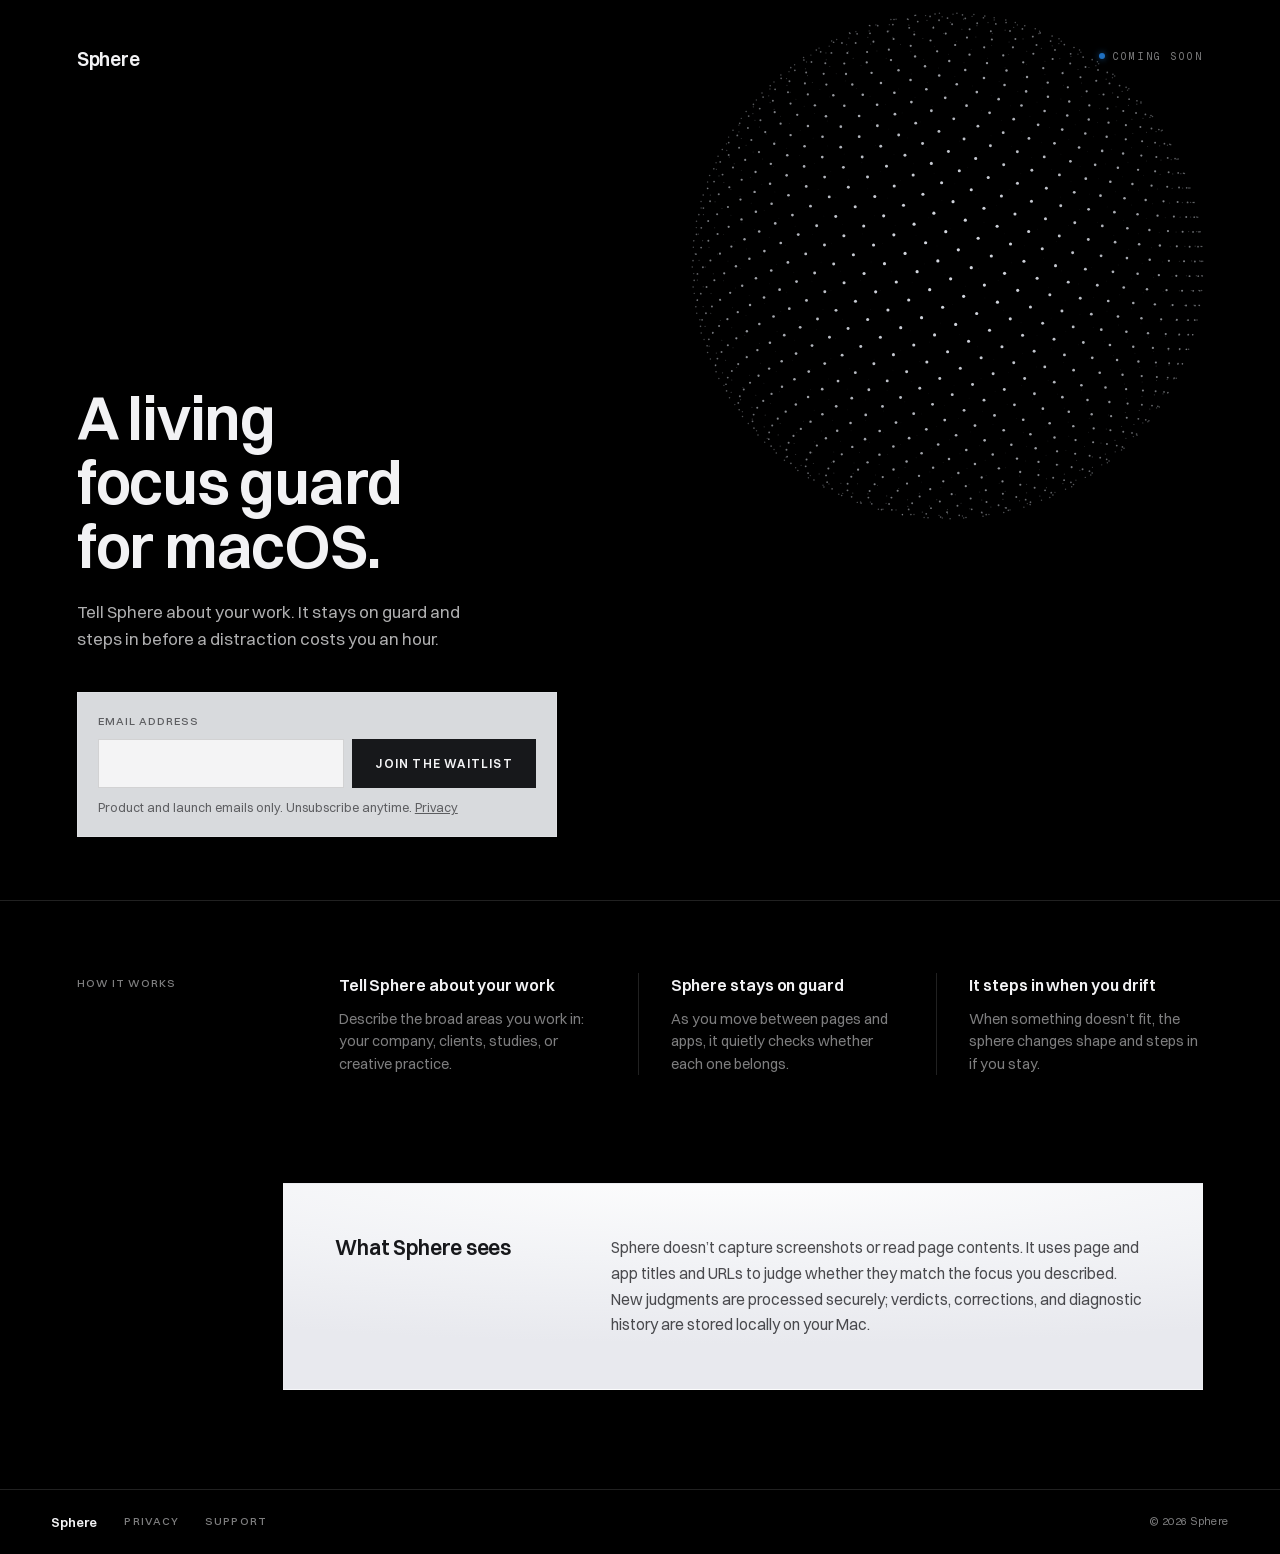
<file: index.html>
<!doctype html>
<html lang="en">
  <head>
    <meta charset="utf-8">
    <meta name="viewport" content="width=device-width, initial-scale=1">
    <meta name="theme-color" content="#000000">
    <meta name="robots" content="index, follow">
    <title>Sphere | A living focus guard for macOS</title>
    <meta name="description" content="Sphere is a living focus guard for macOS. Tell it about the work you do, and it stays on guard across your pages and apps. Join the waitlist.">
    <meta property="og:type" content="website">
    <meta property="og:site_name" content="Sphere">
    <meta property="og:title" content="Sphere | A living focus guard for macOS">
    <meta property="og:description" content="Sphere is a living focus guard for macOS. Tell it about the work you do, and it stays on guard across your pages and apps. Join the waitlist.">
    <meta name="twitter:card" content="summary">
    <meta name="twitter:title" content="Sphere | A living focus guard for macOS">
    <meta name="twitter:description" content="Sphere is a living focus guard for macOS. Tell it about the work you do, and it stays on guard across your pages and apps. Join the waitlist.">
    <link rel="canonical" href="https://spherefocus.app/">
    <meta property="og:url" content="https://spherefocus.app/">
    <link rel="icon" href="/favicon.svg" type="image/svg+xml">
    <link rel="stylesheet" href="/assets/prelaunch.css">
    <script src="/assets/site.js" type="module"></script>
    <script src="/assets/waitlist.js" type="module"></script>
  </head>
  <body class="prelaunch-home">
    <a class="skip-link" href="#main">Skip to content</a>

    <main id="main">

    <section class="hero">
      <div class="hero-object" aria-hidden="true">
        <canvas
          class="sphere-canvas"
          data-sphere
          data-dots="1600"
          data-ink="#dfe3ec"
          data-drift
          data-spin
        ></canvas>
      </div>
      <p class="hero-mark">Sphere</p>
      <p class="hero-status">
        <span class="status-dot" aria-hidden="true"></span>
        Coming soon
      </p>
      <div class="hero-copy">
        <h1>A living focus guard for macOS.</h1>
        <p class="hero-desc">
          Tell Sphere about your work. It stays on guard and steps in before a
          distraction costs you an hour.
        </p>
        <div class="waitlist-card">

    <form
      class="waitlist-form"
      method="post"
      action="https://app.loops.so/api/newsletter-form/cmsl8u2a20rrb0j4fygyi262e"
      data-waitlist-form
      data-placement="hero"
      aria-describedby="waitlist-status-hero"
    >
      <noscript>
        <p class="waitlist-noscript">JavaScript is off. Submitting will leave Sphere and show a plain confirmation from Loops.</p>
      </noscript>
      <div class="waitlist-fields" id="waitlist-fields-hero" data-waitlist-fields>
        <label class="field-label" for="waitlist-email-hero">Email address</label>
        <div class="field-row">
          <input
            id="waitlist-email-hero"
            type="email"
            name="email"
            autocomplete="email"
            inputmode="email"
            required
            data-waitlist-email
          >
          <button type="submit" data-waitlist-submit>Join the waitlist</button>
        </div>
        <input
          type="hidden"
          name="mailingLists"
          value="cmsl9ohw41xax0jzg5lq41in9"
          data-waitlist-list
        >
      </div>
      <p class="waitlist-consent" data-waitlist-details>
        Product and launch emails only. Unsubscribe anytime.
        <a href="/privacy">Privacy</a>
      </p>
      <p
        class="waitlist-status"
        id="waitlist-status-hero"
        role="status"
        aria-live="polite"
        tabindex="-1"
        data-waitlist-status
      ></p>
    </form>
        </div>
      </div>
    </section>

    <section class="strip" aria-labelledby="how-heading">
      <h2 class="strip-label" id="how-heading">How it works</h2>
      <div class="strip-item">
        <h3>Tell Sphere about your work</h3>
        <p>Describe the broad areas you work in: your company, clients, studies, or creative practice.</p>
      </div>
      <div class="strip-item">
        <h3>Sphere stays on guard</h3>
        <p>As you move between pages and apps, it quietly checks whether each one belongs.</p>
      </div>
      <div class="strip-item">
        <h3>It steps in when you drift</h3>
        <p>When something doesn’t fit, the sphere changes shape and steps in if you stay.</p>
      </div>
    </section>

    <section class="sees" aria-labelledby="sees-heading">
      <div class="sees-sheet">
        <h2 id="sees-heading">What Sphere sees</h2>
        <p>
          Sphere doesn’t capture screenshots or read page contents. It uses
          page and app titles and URLs to judge whether they match the focus
          you described. New judgments are processed securely; verdicts,
          corrections, and diagnostic history are stored locally on your Mac.
        </p>
      </div>
    </section>

    </main>

    <footer class="site-footer prelaunch-footer">
      <div class="footer-grid">
        <a class="brand footer-brand" href="/">Sphere</a>
        <nav class="footer-links" aria-label="Privacy and support">
          <a href="/privacy">Privacy</a><a href="/support">Support</a>
        </nav>
        <div class="footer-state">
          <span>© 2026 Sphere</span>
        </div>
      </div>
    </footer>
  </body>
</html>
</file>
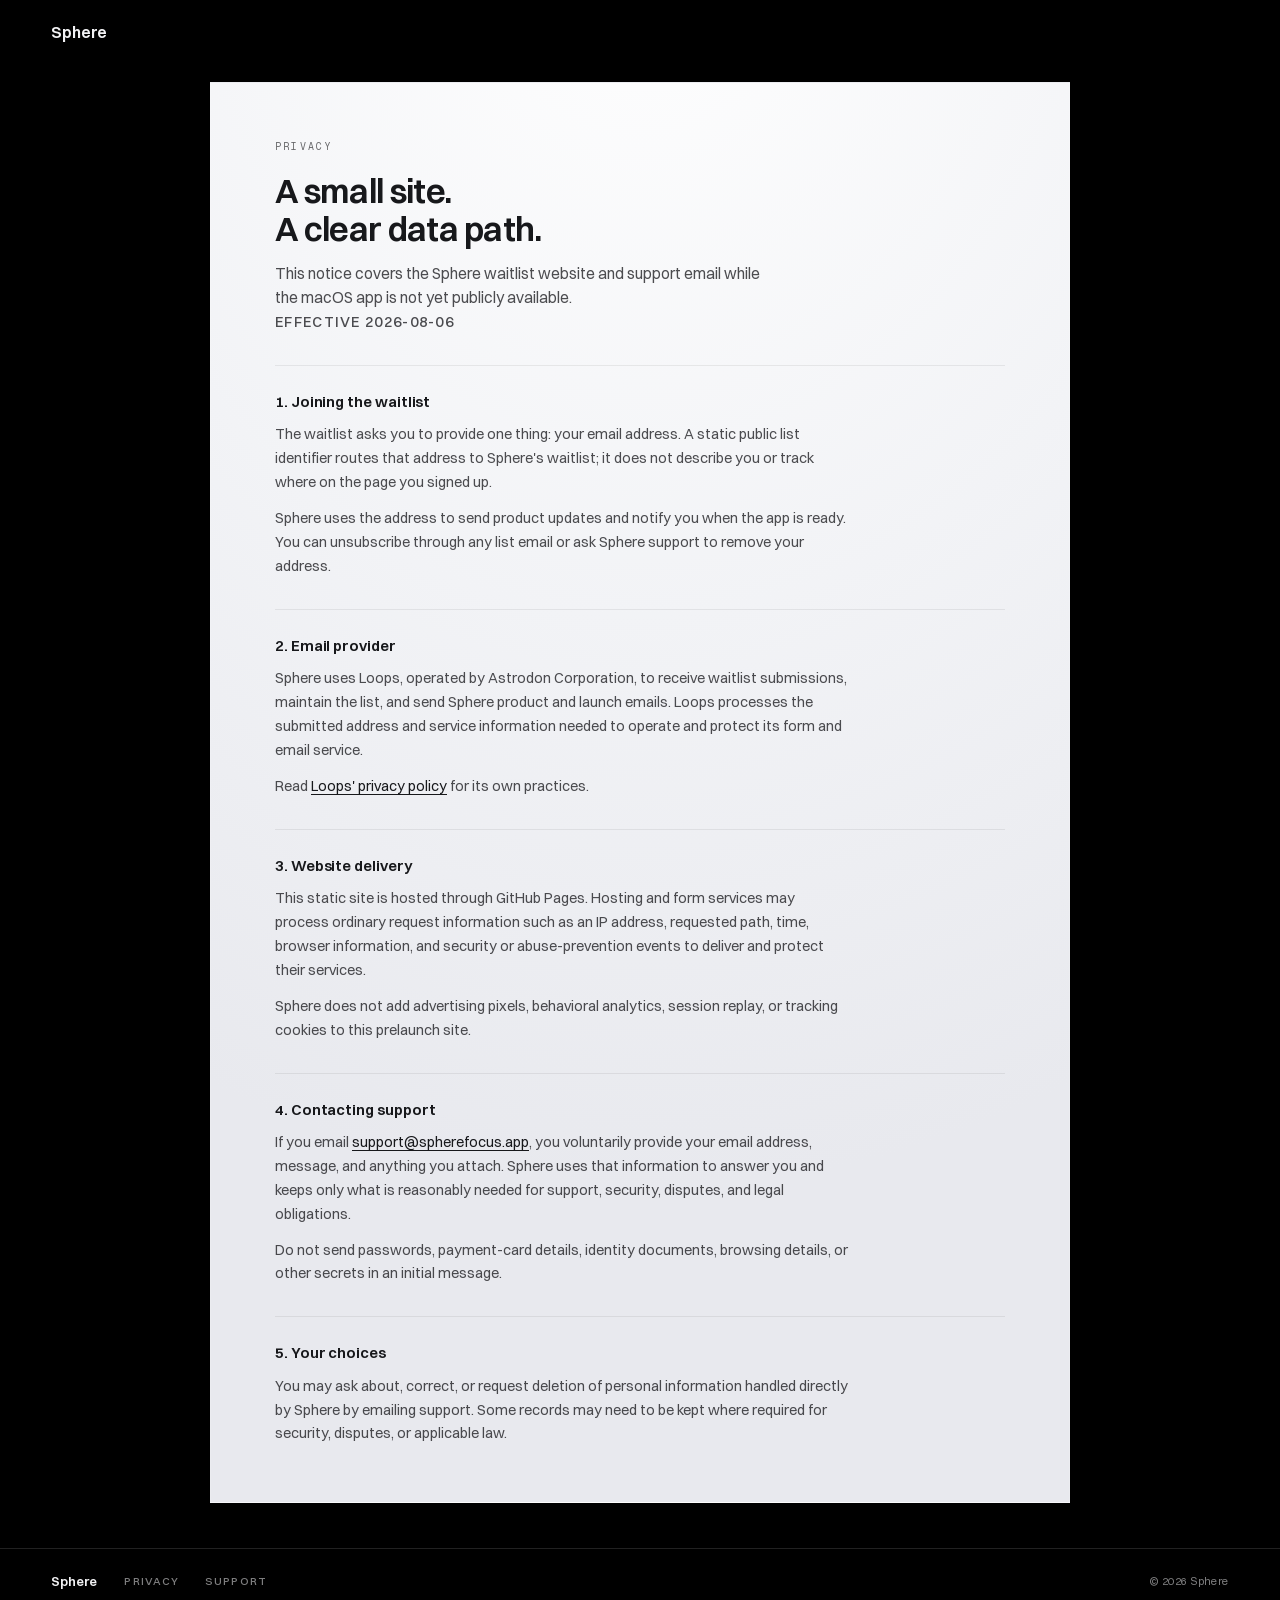
<file: privacy/index.html>
<!doctype html>
<html lang="en">
  <head>
    <meta charset="utf-8">
    <meta name="viewport" content="width=device-width, initial-scale=1">
    <meta name="theme-color" content="#000000">
    <meta name="robots" content="index, follow">
    <title>Privacy | Sphere</title>
    <meta name="description" content="How Sphere handles waitlist signups and prelaunch support messages.">
    <meta property="og:type" content="website">
    <meta property="og:site_name" content="Sphere">
    <meta property="og:title" content="Privacy | Sphere">
    <meta property="og:description" content="How Sphere handles waitlist signups and prelaunch support messages.">
    <meta name="twitter:card" content="summary">
    <meta name="twitter:title" content="Privacy | Sphere">
    <meta name="twitter:description" content="How Sphere handles waitlist signups and prelaunch support messages.">
    <link rel="canonical" href="https://spherefocus.app/privacy">
    <meta property="og:url" content="https://spherefocus.app/privacy">
    <link rel="icon" href="/favicon.svg" type="image/svg+xml">
    <link rel="stylesheet" href="/assets/prelaunch.css">
    <script src="/assets/site.js" type="module"></script>

  </head>
  <body class="">
    <a class="skip-link" href="#main">Skip to content</a>

    <header class="site-header prelaunch-header">
      <div class="nav-shell">
        <a class="brand" href="/" aria-label="Sphere home">Sphere</a>
      </div>
    </header>
    <main id="main">

    <div class="doc-stage">
    <article class="doc-panel legal-page">

    <header class="page-hero wrap">
      <p class="eyebrow">Privacy</p>
      <h1>A small site.<br>A clear data path.</h1>
      <p class="lede">This notice covers the Sphere waitlist website and support email while the macOS app is not yet publicly available.</p>
    </header>
      <p class="legal-updated">Effective 2026-08-06</p>
      <section>
        <h2>1. Joining the waitlist</h2>
        <p>The waitlist asks you to provide one thing: your email address. A static public list identifier routes that address to Sphere's waitlist; it does not describe you or track where on the page you signed up.</p>
        <p>Sphere uses the address to send product updates and notify you when the app is ready. You can unsubscribe through any list email or ask Sphere support to remove your address.</p>
      </section>
      <section>
        <h2>2. Email provider</h2>
        <p>Sphere uses Loops, operated by Astrodon Corporation, to receive waitlist submissions, maintain the list, and send Sphere product and launch emails. Loops processes the submitted address and service information needed to operate and protect its form and email service.</p>
        <p>Read <a class="text-link" href="https://loops.so/privacy">Loops' privacy policy</a> for its own practices.</p>
      </section>
      <section>
        <h2>3. Website delivery</h2>
        <p>This static site is hosted through GitHub Pages. Hosting and form services may process ordinary request information such as an IP address, requested path, time, browser information, and security or abuse-prevention events to deliver and protect their services.</p>
        <p>Sphere does not add advertising pixels, behavioral analytics, session replay, or tracking cookies to this prelaunch site.</p>
      </section>
      <section>
        <h2>4. Contacting support</h2>
        <p>If you email <a class="text-link" href="mailto:support@spherefocus.app">support@spherefocus.app</a>, you voluntarily provide your email address, message, and anything you attach. Sphere uses that information to answer you and keeps only what is reasonably needed for support, security, disputes, and legal obligations.</p>
        <p>Do not send passwords, payment-card details, identity documents, browsing details, or other secrets in an initial message.</p>
      </section>
      <section>
        <h2>5. Your choices</h2>
        <p>You may ask about, correct, or request deletion of personal information handled directly by Sphere by emailing support. Some records may need to be kept where required for security, disputes, or applicable law.</p>
      </section>
    </article>
    </div>

    </main>

    <footer class="site-footer prelaunch-footer">
      <div class="footer-grid">
        <a class="brand footer-brand" href="/">Sphere</a>
        <nav class="footer-links" aria-label="Privacy and support">
          <a href="/privacy">Privacy</a><a href="/support">Support</a>
        </nav>
        <div class="footer-state">
          <span>© 2026 Sphere</span>
        </div>
      </div>
    </footer>
  </body>
</html>
</file>
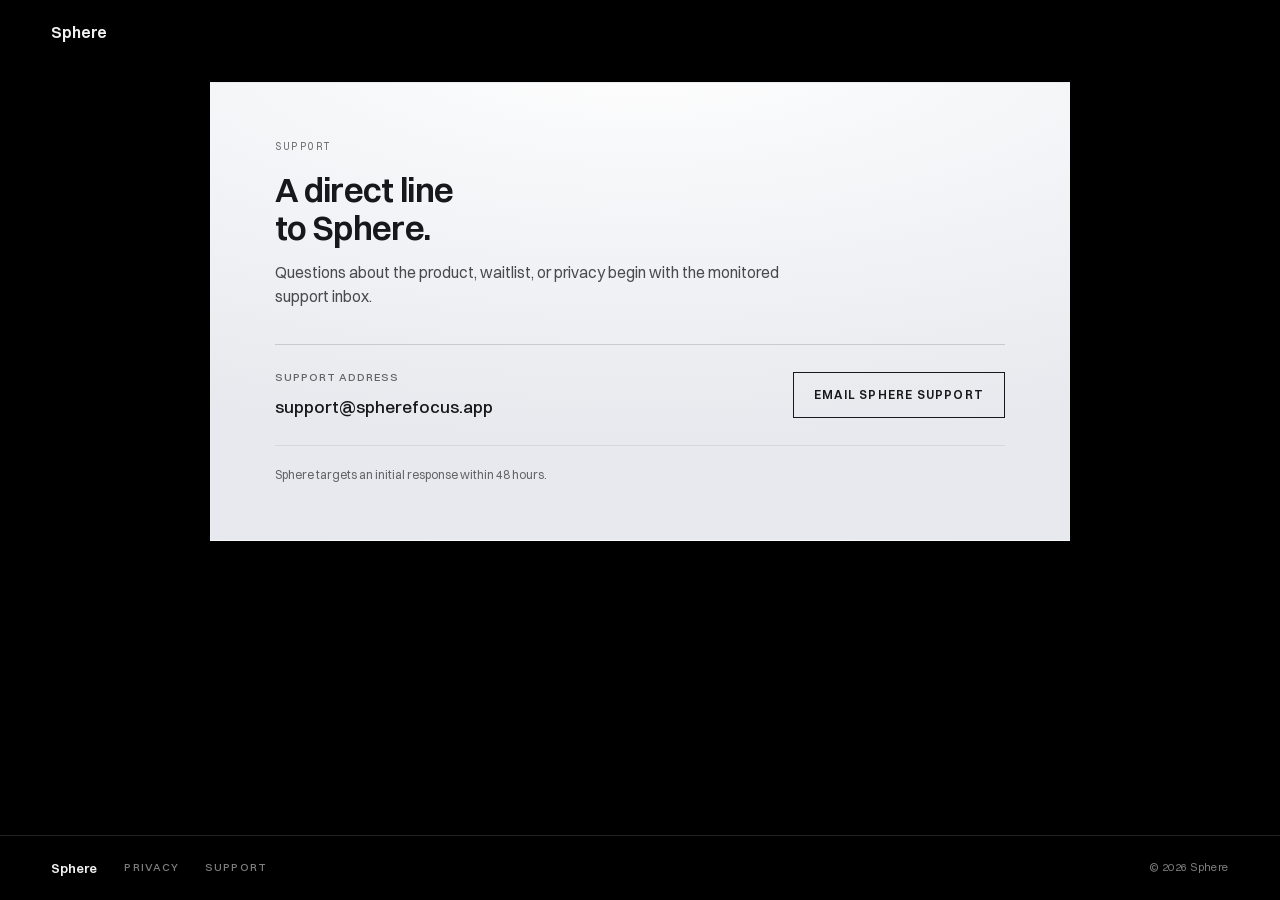
<file: support/index.html>
<!doctype html>
<html lang="en">
  <head>
    <meta charset="utf-8">
    <meta name="viewport" content="width=device-width, initial-scale=1">
    <meta name="theme-color" content="#000000">
    <meta name="robots" content="index, follow">
    <title>Support | Sphere</title>
    <meta name="description" content="Contact Sphere before launch and protect sensitive information.">
    <meta property="og:type" content="website">
    <meta property="og:site_name" content="Sphere">
    <meta property="og:title" content="Support | Sphere">
    <meta property="og:description" content="Contact Sphere before launch and protect sensitive information.">
    <meta name="twitter:card" content="summary">
    <meta name="twitter:title" content="Support | Sphere">
    <meta name="twitter:description" content="Contact Sphere before launch and protect sensitive information.">
    <link rel="canonical" href="https://spherefocus.app/support">
    <meta property="og:url" content="https://spherefocus.app/support">
    <link rel="icon" href="/favicon.svg" type="image/svg+xml">
    <link rel="stylesheet" href="/assets/prelaunch.css">
    <script src="/assets/site.js" type="module"></script>

  </head>
  <body class="">
    <a class="skip-link" href="#main">Skip to content</a>

    <header class="site-header prelaunch-header">
      <div class="nav-shell">
        <a class="brand" href="/" aria-label="Sphere home">Sphere</a>
      </div>
    </header>
    <main id="main">

    <div class="doc-stage">
    <section class="doc-panel">

    <header class="page-hero wrap">
      <p class="eyebrow">Support</p>
      <h1>A direct line<br>to Sphere.</h1>
      <p class="lede">Questions about the product, waitlist, or privacy begin with the monitored support inbox.</p>
    </header>
      <div class="support-contact">
        <div>
          <span class="tag">Support address</span>
          <p>support@spherefocus.app</p>
        </div>
        <a class="button secondary" href="mailto:support@spherefocus.app">Email Sphere support</a>
      </div>
      <div class="support-response">
        <p>Sphere targets an initial response within 48 hours.</p>
      </div>
    </section>
    </div>

    </main>

    <footer class="site-footer prelaunch-footer">
      <div class="footer-grid">
        <a class="brand footer-brand" href="/">Sphere</a>
        <nav class="footer-links" aria-label="Privacy and support">
          <a href="/privacy">Privacy</a><a href="/support">Support</a>
        </nav>
        <div class="footer-state">
          <span>© 2026 Sphere</span>
        </div>
      </div>
    </footer>
  </body>
</html>
</file>
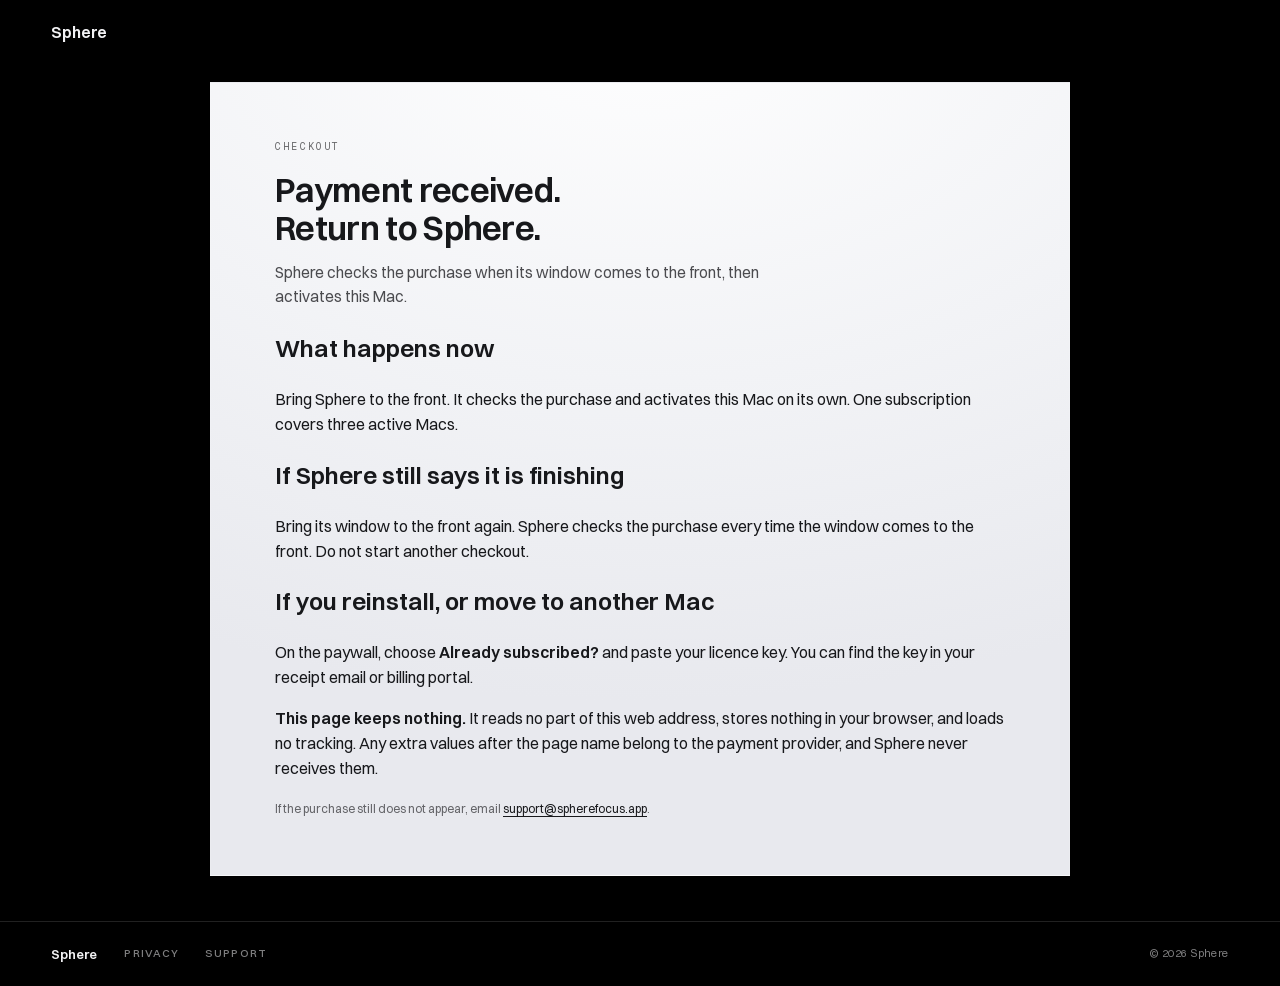
<file: checkout/complete/index.html>
<!doctype html>
<html lang="en">
  <head>
    <meta charset="utf-8">
    <meta name="viewport" content="width=device-width, initial-scale=1">
    <meta name="theme-color" content="#000000">
    <meta name="robots" content="noindex, nofollow, noarchive">
    <title>Payment received | Sphere</title>
    <meta name="description" content="What happens after a Sphere checkout completes, and what to do if the app has not caught up yet.">
    <meta property="og:type" content="website">
    <meta property="og:site_name" content="Sphere">
    <meta property="og:title" content="Payment received | Sphere">
    <meta property="og:description" content="What happens after a Sphere checkout completes, and what to do if the app has not caught up yet.">
    <meta name="twitter:card" content="summary">
    <meta name="twitter:title" content="Payment received | Sphere">
    <meta name="twitter:description" content="What happens after a Sphere checkout completes, and what to do if the app has not caught up yet.">
    <link rel="canonical" href="https://spherefocus.app/checkout/complete">
    <meta property="og:url" content="https://spherefocus.app/checkout/complete">
    <link rel="icon" href="/favicon.svg" type="image/svg+xml">
    <link rel="stylesheet" href="/assets/prelaunch.css">


  </head>
  <body class="">
    <a class="skip-link" href="#main">Skip to content</a>

    <header class="site-header prelaunch-header">
      <div class="nav-shell">
        <a class="brand" href="/" aria-label="Sphere home">Sphere</a>
      </div>
    </header>
    <main id="main">

    <div class="doc-stage">
    <section class="doc-panel">

    <header class="page-hero wrap">
      <p class="eyebrow">Checkout</p>
      <h1>Payment received.<br>Return to Sphere.</h1>
      <p class="lede">Sphere checks the purchase when its window comes to the front, then activates this Mac.</p>
    </header>
      <section>
        <h2>What happens now</h2>
        <p>Bring Sphere to the front. It checks the purchase and activates this Mac on its own. One subscription covers three active Macs.</p>
      </section>
      <section>
        <h2>If Sphere still says it is finishing</h2>
        <p>Bring its window to the front again. Sphere checks the purchase every time the window comes to the front. Do not start another checkout.</p>
      </section>
      <section>
        <h2>If you reinstall, or move to another Mac</h2>
        <p>On the paywall, choose <strong>Already subscribed?</strong> and paste your licence key. You can find the key in your receipt email or billing portal.</p>
      </section>
      <div class="support-safety">
        <strong>This page keeps nothing.</strong>
        It reads no part of this web address, stores nothing in your browser, and loads no tracking. Any extra values after the page name belong to the payment provider, and Sphere never receives them.
      </div>
      <div class="support-response">
        <p>If the purchase still does not appear, email <a class="text-link" href="mailto:support@spherefocus.app">support@spherefocus.app</a>.</p>
      </div>
    </section>
    </div>

    </main>

    <footer class="site-footer prelaunch-footer">
      <div class="footer-grid">
        <a class="brand footer-brand" href="/">Sphere</a>
        <nav class="footer-links" aria-label="Privacy and support">
          <a href="/privacy">Privacy</a><a href="/support">Support</a>
        </nav>
        <div class="footer-state">
          <span>© 2026 Sphere</span>
        </div>
      </div>
    </footer>
  </body>
</html>
</file>
<file: assets/prelaunch.css>
/*
 * Prelaunch waitlist surface — a self-contained stylesheet.
 *
 * Sphere's design language, composed as a campaign page rather than an app
 * window. The black canvas dominates; one very large dotted sphere bleeds
 * off the top-right edge; the copy anchors bottom-left at scale; and the
 * only light material on the page is a single frosted, square-edged card
 * holding the waitlist. Materials and tokens come from the app's theme.css
 * (Switzer, Geist Mono for the one system label, hairlines, accent
 * #1f70c1 as live status, radius 0) — the vocabulary, not the layout.
 * Release pages keep styles.css; nothing here reaches them.
 */

@font-face {
  font-family: "Switzer";
  src: url("/assets/fonts/switzer-regular.woff2") format("woff2");
  font-weight: 400;
  font-display: swap;
}

@font-face {
  font-family: "Switzer";
  src: url("/assets/fonts/switzer-medium.woff2") format("woff2");
  font-weight: 500;
  font-display: swap;
}

@font-face {
  font-family: "Switzer";
  src: url("/assets/fonts/switzer-semibold.woff2") format("woff2");
  font-weight: 600;
  font-display: swap;
}

@font-face {
  font-family: "Geist Mono";
  src: url("/assets/fonts/geist-mono-latin.woff2") format("woff2");
  font-weight: 400;
  font-display: swap;
}

:root {
  color-scheme: dark;
  --canvas: #000;
  --canvas-ink: #f2f2f4;
  --canvas-ink-72: rgba(242, 242, 244, 0.72);
  --canvas-ink-55: rgba(242, 242, 244, 0.52);
  --canvas-hairline: rgba(255, 255, 255, 0.13);

  /* The app's light-mode surface tokens. */
  --field: radial-gradient(
    125% 90% at 50% -12%,
    #ffffff 0%,
    #f2f3f6 55%,
    #e8e9ee 100%
  );
  --ink: #17181b;
  --ink-70: rgba(23, 24, 27, 0.77);
  --ink-55: rgba(23, 24, 27, 0.64);
  --on-ink: #f4f4f6;
  --hairline: rgba(0, 0, 0, 0.14);
  --hairline-soft: rgba(0, 0, 0, 0.07);
  --accent: #1f70c1;
  --sel: rgba(145, 175, 215, 0.14);
  --lift: 0 1px 2px rgba(0, 0, 0, 0.5), 0 24px 64px rgba(0, 0, 0, 0.6);

  --sans: "Switzer", "Helvetica Neue", Helvetica, Arial, sans-serif;
  --label:
    "Geist Mono", ui-monospace, "SF Mono", "SFMono-Regular", Menlo, monospace;
}

* {
  box-sizing: border-box;
}

html {
  background: var(--canvas);
}

body {
  margin: 0;
  min-width: 320px;
  min-height: 100dvh;
  display: flex;
  flex-direction: column;
  overflow-x: hidden;
  background: var(--canvas);
  color: var(--canvas-ink);
  font-family: var(--sans);
  font-size: 16px;
  line-height: 1.55;
  -webkit-font-smoothing: antialiased;
  text-rendering: optimizeLegibility;
}

main {
  flex: 1;
  display: flex;
  flex-direction: column;
}

::selection {
  background: rgba(145, 175, 215, 0.35);
  color: var(--ink);
}

a {
  color: inherit;
}

img,
canvas {
  display: block;
  max-width: 100%;
}

button,
input,
select,
textarea {
  font: inherit;
}

button:disabled {
  cursor: not-allowed;
}

:focus-visible {
  outline: 2px solid var(--accent);
  outline-offset: 3px;
}

.visually-hidden {
  position: absolute !important;
  width: 1px !important;
  height: 1px !important;
  padding: 0 !important;
  margin: -1px !important;
  overflow: hidden !important;
  clip: rect(0, 0, 0, 0) !important;
  white-space: nowrap !important;
  border: 0 !important;
}

.skip-link {
  position: fixed;
  top: 12px;
  left: 12px;
  z-index: 100;
  padding: 10px 14px;
  transform: translateY(-160%);
  background: var(--canvas-ink);
  color: var(--canvas);
  text-decoration: none;
  font-size: 13px;
}

.skip-link:focus {
  transform: translateY(0);
}

/* Document pages get a small way back; home composes its own mark. */

.site-header {
  padding: 0 clamp(20px, 4vw, 56px);
}

.nav-shell {
  height: 64px;
  display: flex;
  align-items: center;
}

.brand {
  color: var(--canvas-ink);
  text-decoration: none;
  font-size: 16px;
  font-weight: 600;
  letter-spacing: -0.01em;
}

/* The hero: one full-viewport composition. */

.hero {
  position: relative;
  min-height: max(580px, 100svh);
  display: flex;
  flex-direction: column;
  justify-content: flex-end;
  overflow: hidden;
  padding: 96px clamp(24px, 6vw, 104px) clamp(44px, 7vh, 88px);
}

/* The object, at scale, cropped by the canvas edge. */

.hero-object {
  position: absolute;
  z-index: 1;
  top: -16%;
  right: -6%;
  width: min(64vw, 92vh);
  max-width: 880px;
  aspect-ratio: 1;
  pointer-events: none;
}

.hero-object .sphere-canvas {
  width: 100%;
  height: 100%;
  /* The container stays inert; the sphere itself takes the pointer so it
     can be spun. Horizontal drags rotate it; vertical drags still scroll. */
  pointer-events: auto;
  touch-action: pan-y;
  cursor: grab;
}

.hero-object .sphere-canvas:active {
  cursor: grabbing;
}

.hero-mark {
  position: absolute;
  z-index: 2;
  top: clamp(26px, 5vh, 46px);
  left: clamp(24px, 6vw, 104px);
  margin: 0;
  font-size: 19px;
  font-weight: 600;
  letter-spacing: -0.01em;
}

/* The one system label on the page: live status, in the app's own voice. */

.hero-status {
  position: absolute;
  z-index: 2;
  top: clamp(30px, 5.4vh, 50px);
  right: clamp(24px, 6vw, 104px);
  display: inline-flex;
  align-items: center;
  gap: 8px;
  margin: 0;
  color: var(--canvas-ink-55);
  font-family: var(--label);
  font-size: 10px;
  letter-spacing: 0.22em;
  text-transform: uppercase;
  /* The label may sit over the sphere's dots; keep it legible without
     adding chrome. */
  text-shadow:
    0 0 6px #000,
    0 0 3px #000;
}

.status-dot {
  width: 6px;
  height: 6px;
  border-radius: 50%;
  flex: none;
  background: var(--accent);
  box-shadow: 0 0 6px rgba(31, 112, 193, 0.7);
  animation: status-breathe 2.6s ease-in-out infinite;
}

@keyframes status-breathe {
  0%,
  100% {
    opacity: 1;
    box-shadow: 0 0 6px rgba(31, 112, 193, 0.7);
  }
  50% {
    opacity: 0.45;
    box-shadow: 0 0 3px rgba(31, 112, 193, 0.35);
  }
}

/* Copy: anchored low and left, at campaign scale. */

.hero-copy {
  position: relative;
  z-index: 2;
  max-width: 640px;
}

h1 {
  margin: 0;
  max-width: 13ch;
  font-size: clamp(40px, 4.8vw, 66px);
  font-weight: 600;
  letter-spacing: -0.02em;
  line-height: 1.04;
  text-wrap: balance;
}

.hero-desc {
  margin: 20px 0 0;
  max-width: 42ch;
  color: var(--canvas-ink-72);
  font-size: 17px;
  line-height: 1.6;
}

/* The one light material on the page: a frosted, square-edged card holding
   the waitlist. The sphere's edge passes behind its blur. */

.waitlist-card {
  color-scheme: light;
  width: min(480px, 100%);
  margin-top: 40px;
  padding: 20px 20px 18px;
  background: rgba(240, 242, 246, 0.9);
  -webkit-backdrop-filter: blur(28px);
  backdrop-filter: blur(28px);
  border: 1px solid rgba(255, 255, 255, 0.16);
  box-shadow: var(--lift);
  color: var(--ink);
}

.waitlist-form {
  width: 100%;
}

.field-label {
  display: block;
  margin-bottom: 9px;
  color: var(--ink-55);
  font-size: 11px;
  font-weight: 500;
  letter-spacing: 0.09em;
  text-transform: uppercase;
}

.field-row {
  display: grid;
  grid-template-columns: minmax(0, 1fr) auto;
  gap: 8px;
}

/* The success state hides the fields via the hidden attribute; an authored
   display would silently win over it. */
.waitlist-fields[hidden] {
  display: none;
}

.waitlist-fields input[type="email"] {
  width: 100%;
  min-width: 0;
  min-height: 46px;
  padding: 11px 13px;
  border: 1px solid var(--hairline);
  border-radius: 0;
  background: rgba(255, 255, 255, 0.72);
  color: var(--ink);
  caret-color: var(--accent);
  outline: none;
  transition:
    border-color 150ms ease,
    background 150ms ease;
}

.waitlist-fields input[type="email"]:focus {
  border-color: var(--accent);
  background: #fff;
}

.waitlist-fields input[type="email"]:focus-visible {
  outline: 2px solid var(--accent);
  outline-offset: 1px;
}

.waitlist-fields button {
  min-height: 46px;
  padding: 0 22px;
  border: 1px solid var(--ink);
  border-radius: 0;
  background: var(--ink);
  color: var(--on-ink);
  cursor: pointer;
  font-size: 12px;
  font-weight: 600;
  letter-spacing: 0.1em;
  text-transform: uppercase;
  white-space: nowrap;
  transition: opacity 150ms ease;
}

.waitlist-fields button:hover:not(:disabled) {
  opacity: 0.85;
}

.waitlist-fields button:disabled {
  cursor: wait;
  opacity: 0.55;
}

.waitlist-consent,
.waitlist-noscript {
  color: var(--ink-55);
  font-size: 12.5px;
  line-height: 1.5;
}

.waitlist-consent {
  margin: 11px 0 0;
}

.waitlist-consent a {
  color: var(--ink-55);
}

.waitlist-noscript {
  margin: 0 0 10px;
}

.waitlist-status {
  min-height: 0;
  margin: 0;
  color: var(--ink-55);
  font-size: 13px;
  line-height: 1.5;
  outline: none;
}

.waitlist-status.success,
.waitlist-status.error {
  margin-top: 12px;
}

.waitlist-status.success {
  padding: 13px 14px;
  border-left: 2px solid var(--accent);
  background: var(--sel);
  color: var(--ink);
  font-size: 14px;
}

.waitlist-status.error {
  padding: 2px 0 2px 10px;
  border-left: 2px solid var(--ink);
  color: var(--ink);
  font-weight: 500;
}

/* How it works: one compact strip, label left, three plain sentences
   divided by fine rules. */

.strip {
  display: grid;
  grid-template-columns: minmax(150px, 230px) repeat(3, minmax(0, 1fr));
  gap: 32px;
  align-items: start;
  border-top: 1px solid var(--canvas-hairline);
  padding: clamp(52px, 8vh, 88px) clamp(24px, 6vw, 104px);
}

.strip-label {
  margin: 2px 0 0;
  color: var(--canvas-ink-55);
  font-size: 11px;
  font-weight: 500;
  letter-spacing: 0.09em;
  text-transform: uppercase;
}

.strip-item {
  min-width: 0;
}

.strip-item + .strip-item {
  border-left: 1px solid var(--canvas-hairline);
  padding-left: 32px;
}

.strip-item h3 {
  margin: 0;
  font-size: 16px;
  font-weight: 600;
  letter-spacing: -0.005em;
}

.strip-item p {
  margin: 10px 0 0;
  max-width: 34ch;
  color: var(--canvas-ink-55);
  font-size: 14.5px;
  line-height: 1.55;
}

/* What Sphere sees: one light sheet, weighted to the right. */

.sees {
  padding: clamp(16px, 4vh, 48px) clamp(24px, 6vw, 104px)
    clamp(72px, 11vh, 128px);
}

.sees-sheet {
  color-scheme: light;
  width: min(920px, 100%);
  margin-left: auto;
  display: grid;
  grid-template-columns: minmax(170px, 240px) minmax(0, 1fr);
  gap: 36px;
  padding: clamp(28px, 4vw, 52px);
  background: var(--field);
  color: var(--ink);
  border: 1px solid var(--canvas-hairline);
  box-shadow: var(--lift);
}

.sees-sheet h2 {
  margin: 0;
  font-size: 21px;
  font-weight: 600;
  letter-spacing: -0.01em;
  line-height: 1.2;
}

.sees-sheet p {
  margin: 0;
  max-width: 60ch;
  color: var(--ink-70);
  font-size: 15.5px;
  line-height: 1.65;
}

/* Footer: one quiet row on the canvas. */

.site-footer {
  border-top: 1px solid var(--canvas-hairline);
  padding: 0 clamp(20px, 4vw, 56px);
}

.footer-grid {
  min-height: 64px;
  display: flex;
  align-items: center;
  gap: 28px;
}

.footer-brand {
  font-size: 13px;
}

.footer-links {
  display: flex;
  gap: 26px;
}

.footer-links a {
  color: var(--canvas-ink-55);
  font-size: 11px;
  font-weight: 500;
  letter-spacing: 0.1em;
  text-transform: uppercase;
  text-decoration: none;
}

.footer-links a:hover {
  color: var(--canvas-ink);
  text-decoration: underline;
  text-underline-offset: 3px;
}

.footer-state {
  margin-left: auto;
  color: var(--canvas-ink-55);
  font-size: 11px;
  letter-spacing: 0.04em;
}

/* Privacy and support: a light document sheet on the canvas. */

.doc-stage {
  flex: 1;
  display: grid;
  justify-items: center;
  padding: clamp(8px, 2vh, 24px) clamp(16px, 4vw, 56px) clamp(28px, 5vh, 64px);
}

.doc-panel {
  color-scheme: light;
  width: min(860px, 100%);
  height: fit-content;
  padding: clamp(30px, 5vw, 56px) clamp(24px, 5vw, 64px);
  background: var(--field);
  color: var(--ink);
  border: 1px solid var(--canvas-hairline);
  box-shadow: var(--lift);
}

.page-hero .eyebrow {
  margin: 0;
  color: var(--ink-55);
  font-family: var(--label);
  font-size: 10px;
  letter-spacing: 0.22em;
  text-transform: uppercase;
}

.page-hero h1 {
  margin: 16px 0 0;
  max-width: 18ch;
  font-size: clamp(26px, 3.4vw, 34px);
  line-height: 1.12;
}

.page-hero .lede {
  margin: 14px 0 0;
  max-width: 56ch;
  color: var(--ink-70);
  font-size: 15.5px;
  line-height: 1.6;
}

.legal-updated {
  margin: 34px 0 0;
  color: var(--ink-55);
  font-size: 11px;
  font-weight: 500;
  letter-spacing: 0.09em;
  text-transform: uppercase;
}

.legal-page section {
  margin-top: 30px;
  padding-top: 24px;
  border-top: 1px solid var(--hairline-soft);
}

.legal-page h2 {
  margin: 0 0 10px;
  font-size: 15px;
  font-weight: 600;
  letter-spacing: -0.005em;
}

.legal-page p {
  margin: 0 0 12px;
  max-width: 72ch;
  color: var(--ink-70);
  font-size: 14.5px;
  line-height: 1.65;
}

.legal-page p:last-child {
  margin-bottom: 0;
}

.text-link {
  color: var(--ink);
  text-decoration: underline;
  text-underline-offset: 3px;
}

.tag {
  display: block;
  margin-bottom: 8px;
  color: var(--ink-55);
  font-size: 11px;
  font-weight: 500;
  letter-spacing: 0.09em;
  text-transform: uppercase;
}

.support-contact {
  display: grid;
  grid-template-columns: minmax(0, 1fr) auto;
  gap: 20px;
  align-items: center;
  margin-top: 34px;
  padding: 24px 0;
  border-top: 1px solid var(--hairline);
  border-bottom: 1px solid var(--hairline-soft);
}

.support-contact p {
  margin: 0;
  font-size: 17px;
  font-weight: 500;
  color: var(--ink);
  overflow-wrap: anywhere;
}

.button.secondary {
  display: inline-flex;
  align-items: center;
  padding: 13px 20px;
  border: 1px solid var(--ink);
  background: transparent;
  color: var(--ink);
  cursor: pointer;
  font-size: 12px;
  font-weight: 600;
  letter-spacing: 0.1em;
  text-transform: uppercase;
  text-decoration: none;
  transition:
    background 150ms ease,
    color 150ms ease;
}

.button.secondary:hover {
  background: var(--ink);
  color: var(--on-ink);
}

.support-response {
  margin-top: 20px;
}

.support-response p {
  margin: 0;
  color: var(--ink-55);
  font-size: 12px;
}

/* Responsive. */

@media (max-width: 900px) {
  .hero {
    padding-inline: 22px;
  }

  .hero-object {
    top: -6%;
    right: -22%;
    width: min(96vw, 60vh);
  }

  .hero-mark {
    left: 22px;
  }

  .hero-status {
    right: 22px;
  }

  h1 {
    font-size: clamp(34px, 9.6vw, 46px);
  }

  .hero-desc {
    font-size: 16px;
  }

  .field-row {
    grid-template-columns: 1fr;
  }

  .strip {
    grid-template-columns: 1fr;
    gap: 0;
    padding-block: 44px 8px;
  }

  .strip-label {
    margin-bottom: 8px;
  }

  .strip-item {
    padding-block: 22px 24px;
  }

  .strip-item + .strip-item {
    border-left: none;
    border-top: 1px solid var(--canvas-hairline);
    padding-left: 0;
  }

  .sees-sheet {
    grid-template-columns: 1fr;
    gap: 18px;
  }

  .support-contact {
    grid-template-columns: 1fr;
    align-items: start;
  }
}

@media (prefers-reduced-motion: reduce) {
  .status-dot {
    animation: none;
  }

  * {
    transition-duration: 0.01ms !important;
  }
}
</file>
